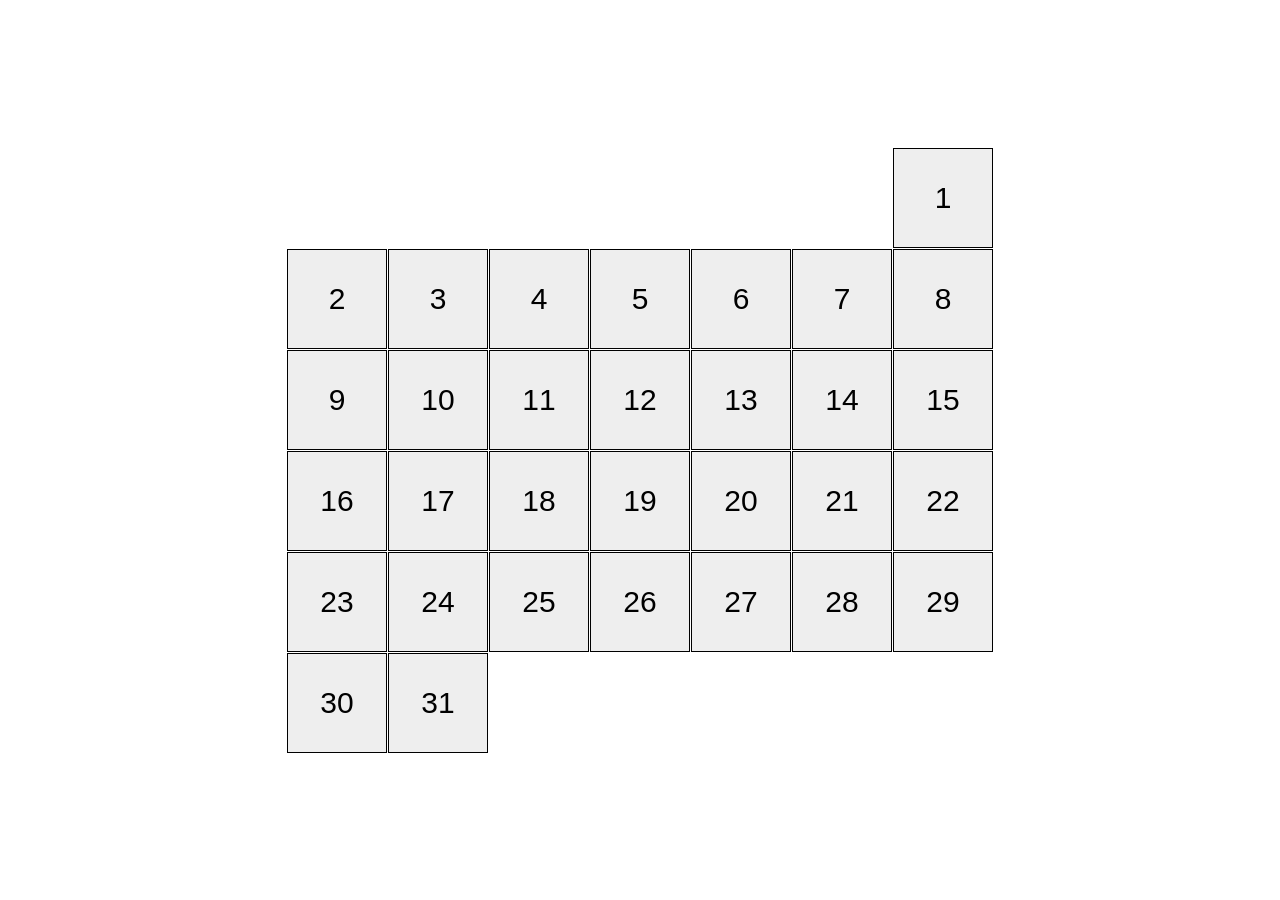
<file: index.html>
<!doctype html><html lang="en"><head><meta charset="utf-8"><meta name="viewport" content="width=device-width, initial-scale=1.0"><title>Calendar</title><link rel="stylesheet" href="index.3e5e97e2.css"></head><body> <div class="calendar calendar--month-length-31 calendar--start-day-sun"> <div class="calendar__day"></div> <div class="calendar__day"></div> <div class="calendar__day"></div> <div class="calendar__day"></div> <div class="calendar__day"></div> <div class="calendar__day"></div> <div class="calendar__day"></div> <div class="calendar__day"></div> <div class="calendar__day"></div> <div class="calendar__day"></div> <div class="calendar__day"></div> <div class="calendar__day"></div> <div class="calendar__day"></div> <div class="calendar__day"></div> <div class="calendar__day"></div> <div class="calendar__day"></div> <div class="calendar__day"></div> <div class="calendar__day"></div> <div class="calendar__day"></div> <div class="calendar__day"></div> <div class="calendar__day"></div> <div class="calendar__day"></div> <div class="calendar__day"></div> <div class="calendar__day"></div> <div class="calendar__day"></div> <div class="calendar__day"></div> <div class="calendar__day"></div> <div class="calendar__day"></div> <div class="calendar__day"></div> <div class="calendar__day"></div> <div class="calendar__day"></div> </div> </body></html>
</file>
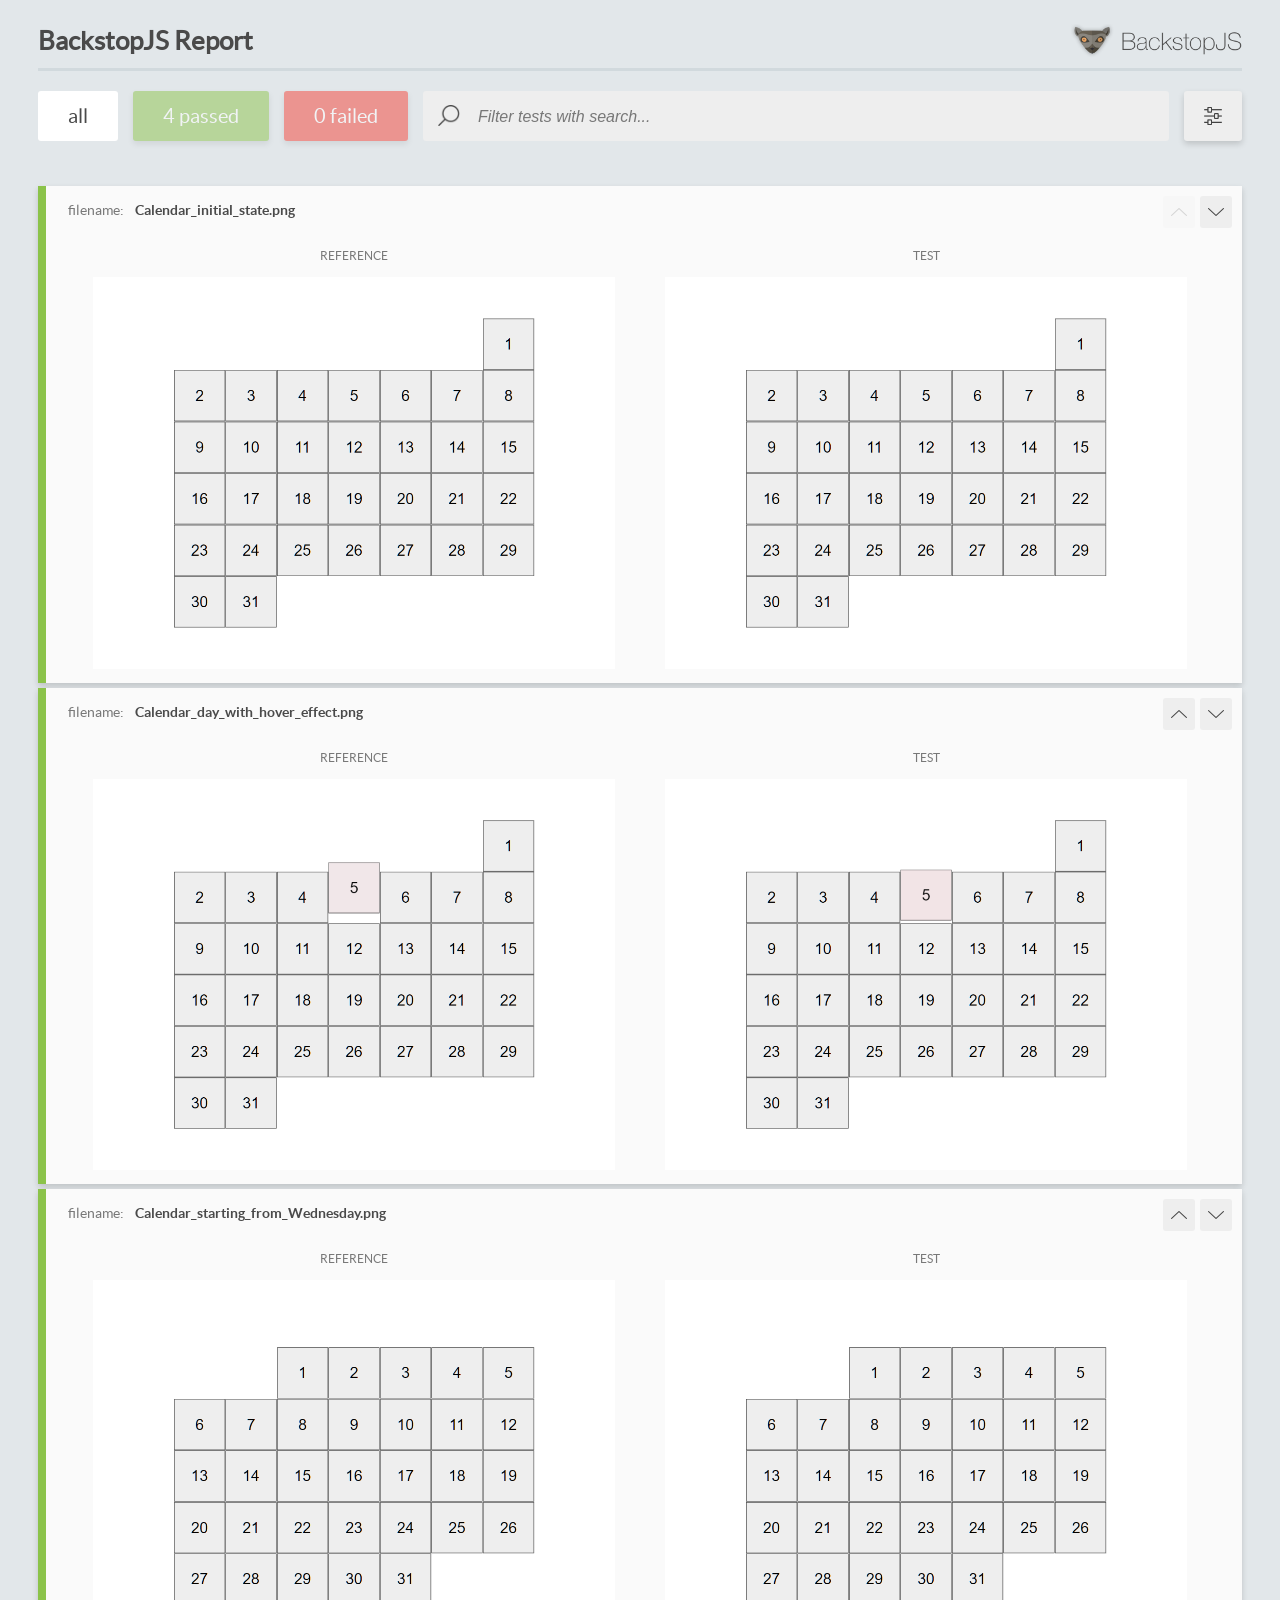
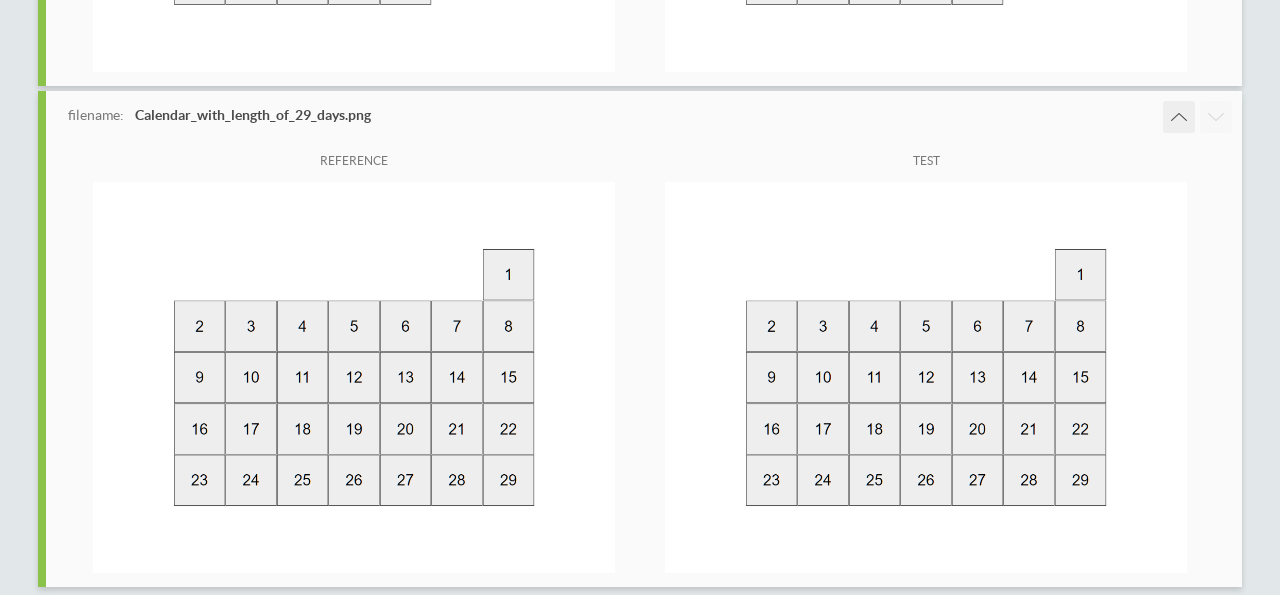
<file: report/html_report/index.html>
<!DOCTYPE html>
<html>
  <head>
    <meta charset="utf-8">
    <!-- Disable Cache -->
    <meta http-equiv="Cache-Control" content="no-cache, no-store, must-revalidate">
    <meta http-equiv="Pragma" content="no-cache">
    <meta http-equiv="Expires" content="0">

    <title>BackstopJS Report</title>

    <style>
      @font-face {
          font-family: 'latoregular';
          src: url('./assets/fonts/lato-regular-webfont.woff2') format('woff2'),
              url('./assets/fonts/lato-regular-webfont.woff') format('woff');
          font-weight: 400;
          font-style: normal;
      }
      @font-face {
          font-family: 'latobold';
          src: url('./assets/fonts/lato-bold-webfont.woff2') format('woff2'),
              url('./assets/fonts/lato-bold-webfont.woff') format('woff');
          font-weight: 700;
          font-style: normal;
      }

      .ReactModal__Body--open {
          overflow: hidden;
      }
      .ReactModal__Body--open .header {
        display: none;
      }

    </style>
  </head>
  <body style="background-color: #E2E7EA">
    <div id="root">

    </div>
    <script>
      function report (report) { // eslint-disable-line no-unused-vars
        window.tests = report;
      }
    </script>
    <script src="config.js"></script>
    <script src="index_bundle.js"></script>
  </body>
</html>
</file>
<file: index.3e5e97e2.css>
body{justify-content:center;align-items:center;height:100vh;margin:0;font-family:Arial,Helvetica,sans-serif;font-size:30px;display:flex}.calendar--start-day-mon>.calendar__day:first-child{margin-left:0}.calendar--start-day-tue>.calendar__day:first-child{margin-left:101px}.calendar--start-day-wed>.calendar__day:first-child{margin-left:202px}.calendar--start-day-thu>.calendar__day:first-child{margin-left:303px}.calendar--start-day-fri>.calendar__day:first-child{margin-left:404px}.calendar--start-day-sat>.calendar__day:first-child{margin-left:505px}.calendar--start-day-sun>.calendar__day:first-child{margin-left:606px}.calendar__day:first-child:before{content:"1"}.calendar__day:nth-child(2):before{content:"2"}.calendar__day:nth-child(3):before{content:"3"}.calendar__day:nth-child(4):before{content:"4"}.calendar__day:nth-child(5):before{content:"5"}.calendar__day:nth-child(6):before{content:"6"}.calendar__day:nth-child(7):before{content:"7"}.calendar__day:nth-child(8):before{content:"8"}.calendar__day:nth-child(9):before{content:"9"}.calendar__day:nth-child(10):before{content:"10"}.calendar__day:nth-child(11):before{content:"11"}.calendar__day:nth-child(12):before{content:"12"}.calendar__day:nth-child(13):before{content:"13"}.calendar__day:nth-child(14):before{content:"14"}.calendar__day:nth-child(15):before{content:"15"}.calendar__day:nth-child(16):before{content:"16"}.calendar__day:nth-child(17):before{content:"17"}.calendar__day:nth-child(18):before{content:"18"}.calendar__day:nth-child(19):before{content:"19"}.calendar__day:nth-child(20):before{content:"20"}.calendar__day:nth-child(21):before{content:"21"}.calendar__day:nth-child(22):before{content:"22"}.calendar__day:nth-child(23):before{content:"23"}.calendar__day:nth-child(24):before{content:"24"}.calendar__day:nth-child(25):before{content:"25"}.calendar__day:nth-child(26):before{content:"26"}.calendar__day:nth-child(27):before{content:"27"}.calendar__day:nth-child(28):before{content:"28"}.calendar__day:nth-child(29):before{content:"29"}.calendar__day:nth-child(30):before{content:"30"}.calendar__day:nth-child(31):before{content:"31"}.calendar--month-length-28 .calendar__day:nth-child(n+29),.calendar--month-length-29 .calendar__day:nth-child(n+30),.calendar--month-length-30 .calendar__day:nth-child(n+31),.calendar--month-length-31 .calendar__day:nth-child(n+32){display:none}.calendar{flex-flow:wrap;gap:1px;width:706px;padding:0 10px;display:flex}.calendar__day{text-align:center;box-sizing:border-box;background-color:#eee;border:1px solid #000;justify-content:center;align-items:center;width:100px;height:100px;line-height:100px;display:flex}.calendar__day:hover{cursor:pointer;background-color:#ffbfcb;transition-duration:.5s;transform:translateY(-20px)}
/*# sourceMappingURL=index.3e5e97e2.css.map */
</file>
